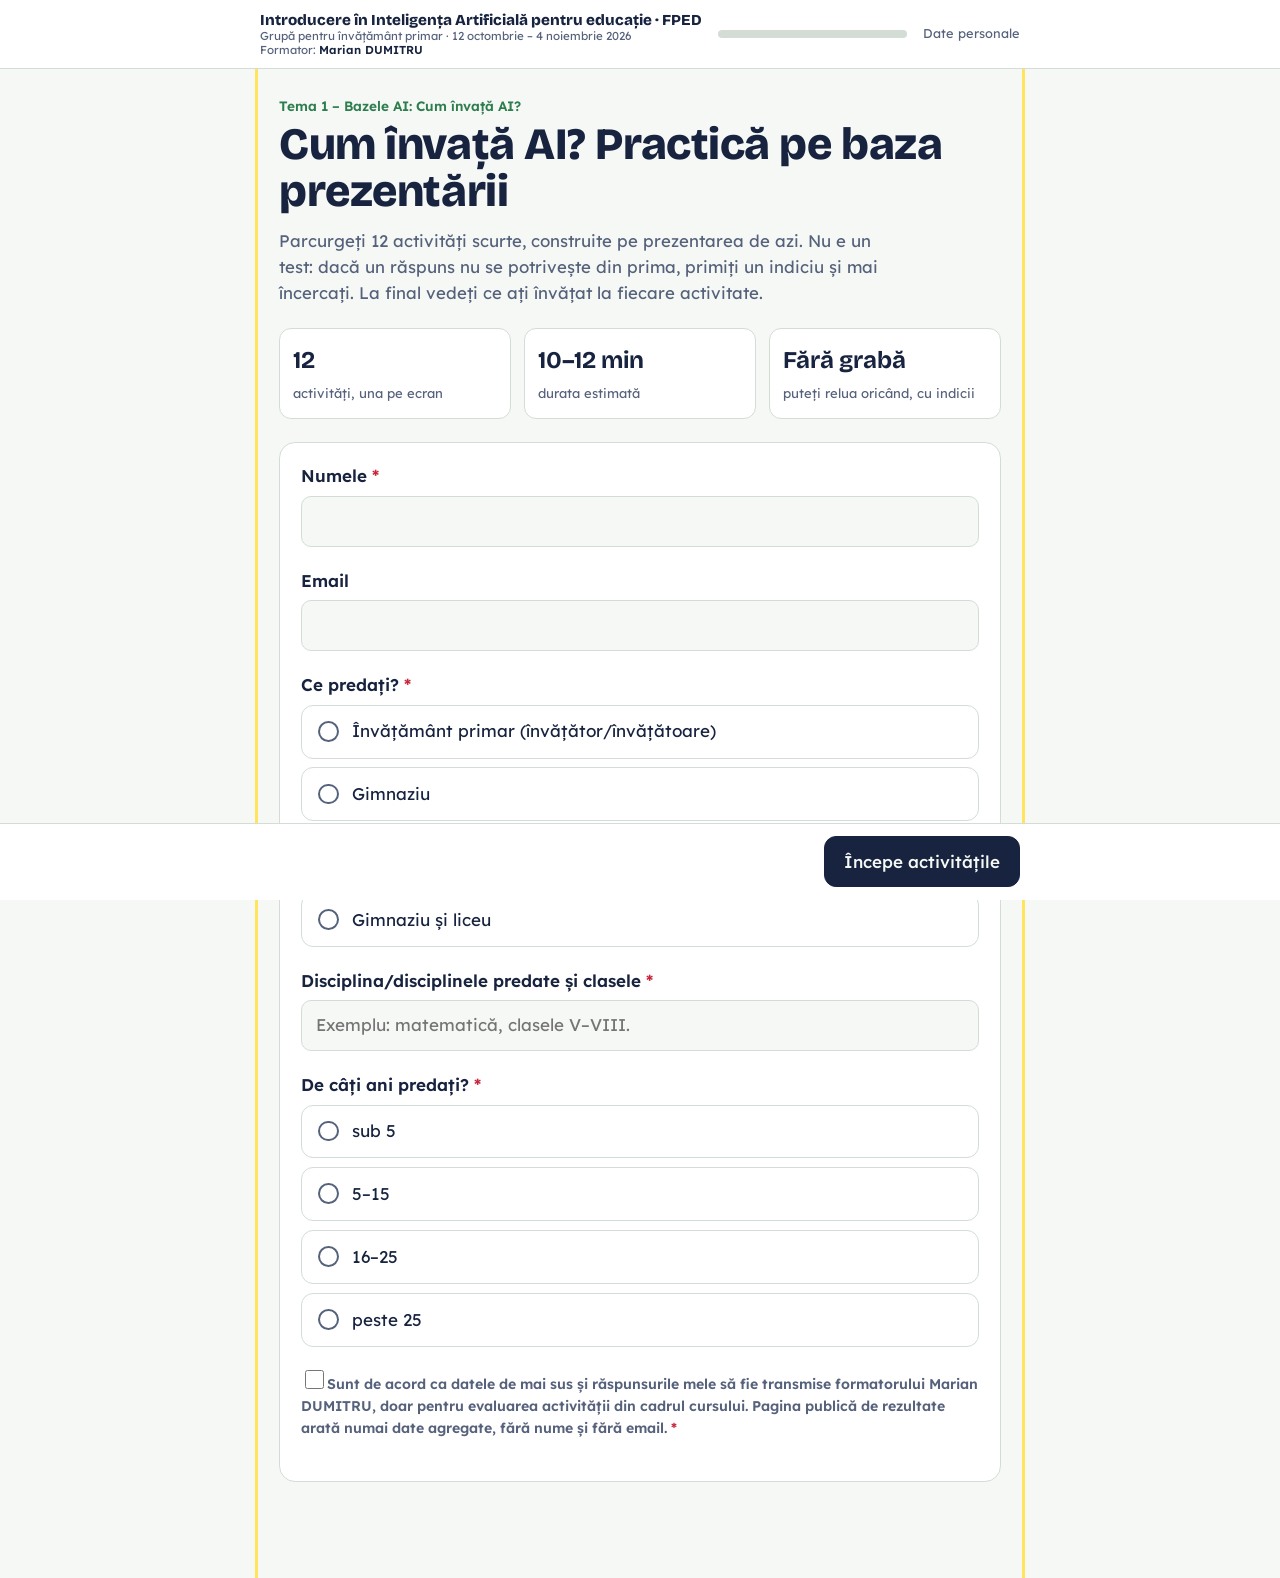
<file: index.html>
<!DOCTYPE html>
<html lang="ro">
<head>
<meta charset="utf-8">
<meta name="viewport" content="width=device-width, initial-scale=1, viewport-fit=cover">
<title>Cum învață AI? · Practică · Introducere în AI pentru educație (FPED)</title>
<meta name="description" content="Activitate interactivă pe baza prezentării „Tema 1 – Bazele AI”, pentru profesorii înscriși la curs.">
<link rel="icon" href="data:image/svg+xml,<svg xmlns=%22http://www.w3.org/2000/svg%22 viewBox=%220 0 100 100%22><text y=%22.9em%22 font-size=%2290%22>🧠</text></svg>">
<link rel="preconnect" href="https://fonts.googleapis.com">
<link rel="preconnect" href="https://fonts.gstatic.com" crossorigin>
<link href="https://fonts.googleapis.com/css2?family=Bricolage+Grotesque:opsz,wght@12..96,600;12..96,800&family=Lexend:wght@300;400;500;600&display=swap" rel="stylesheet">
<link rel="stylesheet" href="assets/style.css">
</head>
<body>
<header class="top"><div class="topin">
  <div id="brand"></div>
  <div class="prog" aria-hidden="true"><i id="bar"></i></div>
  <span class="step" id="stepLbl"></span>
</div></header>
<main id="view" tabindex="-1"></main>
<nav class="nav"><div class="navin">
  <button class="btn" id="back" type="button">Înapoi</button>
  <button class="btn go" id="next" type="button">Începe</button>
</div></nav>
<script src="assets/config.js"></script>
<script src="assets/content.js"></script>
<script>
document.getElementById("brand").innerHTML=headerHTML();
/* ===== Stare ===== */
const C=window.APP_CONFIG,COURSE=C.MODULE,TRAINER_EMAIL=C.TRAINER_EMAIL;
const KEY="fped-bazele-ai-v2";
/* a = răspunsul curent, st = stare (undefined | "retry" | "done"), tries = verificări, out = rezultatul învățării, first = prima încercare, msg = mesajul afișat */
let S=load()||{i:0,profile:{},a:{},st:{},tries:{},out:{},first:{},msg:{}};
function load(){try{return JSON.parse(localStorage.getItem(KEY))}catch(e){return null}}
function save(){try{localStorage.setItem(KEY,JSON.stringify(S))}catch(e){}}
const $=(s,r=document)=>r.querySelector(s);
const N=Q.length, TOTAL_STEPS=N+2;
const isScored=q=>q.type!=="fill"&&q.type!=="open";
const clone=x=>x==null?x:JSON.parse(JSON.stringify(x));
const shuffleOrder=n=>{const a=[...Array(n).keys()];do{for(let i=n-1;i>0;i--){const j=Math.floor(Math.random()*(i+1));[a[i],a[j]]=[a[j],a[i]]}}while(a.every((v,i)=>v===i));return a};
const isRight=q=>{const[g,m]=scoreQ(q,S.a[q.id]);return m>0&&g===m};
function correctAnswer(q){
  if(q.type==="single")return q.c;
  if(q.type==="multi")return q.c.slice();
  if(q.type==="order")return q.o.map((_,i)=>i);
  if(q.type==="classify"){const a={};q.o.forEach((it,i)=>a[i]=it[1]);return a}
}
/* părțile deja potrivite (se marchează în verde și rămân fixe la reluare) */
function keepSet(q){
  if(S.st[q.id]!=="retry")return new Set();
  const a=S.a[q.id],k=new Set();
  if(q.type==="classify")q.o.forEach((it,i)=>{if(a&&a[i]===it[1])k.add(i)});
  if(q.type==="order")(a||[]).forEach((v,i)=>{if(v===i)k.add(i)});
  return k;
}
function answered(q){
  const a=S.a[q.id];
  if(q.type==="single")return a!==undefined&&a!==null;
  if(q.type==="multi")return a&&a.length>0;
  if(q.type==="order")return !!a;
  if(q.type==="classify")return a&&q.o.every((_,i)=>a[i]);
  if(q.type==="fill")return a&&a.f&&a.f.every(x=>x&&x.trim())&&a.x&&a.x.trim();
  if(q.type==="open")return a&&q.o.every((_,i)=>a[i]&&a[i].trim().length>1);
}

/* ===== Randare ===== */
function render(){
  const v=$("#view");
  $("#bar").style.width=(S.i/(TOTAL_STEPS-1)*100)+"%";
  $("#back").style.visibility=S.i>0&&S.i<TOTAL_STEPS-1?"visible":"hidden";
  if(S.i===0)renderProfile(v);
  else if(S.i<=N)renderQ(v,Q[S.i-1]);
  else renderReport(v);
  $("#stepLbl").textContent=S.i===0?"Date personale":S.i<=N?`Activitatea ${S.i} din ${N}`:"Parcursul dumneavoastră";
  $(".nav").style.display=S.i>N?"none":"";
  v.focus({preventScroll:true});window.scrollTo({top:0});
}
function renderProfile(v){
  const p=S.profile;
  v.innerHTML=`
  <p class="part">${esc(C.MODULE)}</p>
  <h1>Cum învață AI? Practică pe baza prezentării</h1>
  <p class="lead">Parcurgeți ${N} activități scurte, construite pe prezentarea de azi. Nu e un test: dacă un răspuns nu se potrivește din prima, primiți un indiciu și mai încercați. La final vedeți ce ați învățat la fiecare activitate.</p>
  <div class="facts"><div><b>${N}</b><span>activități, una pe ecran</span></div><div><b>10–12 min</b><span>durata estimată</span></div><div><b>Fără grabă</b><span>puteți relua oricând, cu indicii</span></div></div>
  <div class="card">
   <div class="f" data-f="name"><label for="pName">Numele <span class="req">*</span></label><input type="text" id="pName" autocomplete="name" value="${esc(p.name)}"><p class="err">Scrieți numele, ca formatorul să vă recunoască parcursul.</p></div>
   <div class="f" data-f="email"><label for="pEmail">Email</label><input type="email" id="pEmail" autocomplete="email" value="${esc(p.email)}"><p class="err">Adresa de email nu pare corectă.</p></div>
   <div class="f" data-f="level"><span class="lbl" id="lvlL">Ce predați? <span class="req">*</span></span><div class="choices" role="radiogroup" aria-labelledby="lvlL" id="pLevel">${LEVELS.map((l,i)=>`<button type="button" class="ch" role="radio" aria-checked="${p.level===l}" data-v="${esc(l)}"><span class="mk"></span><span>${esc(l)}</span></button>`).join("")}</div><p class="err">Alegeți o variantă.</p></div>
   <div class="f" data-f="disc"><label for="pDisc">Disciplina/disciplinele predate și clasele <span class="req">*</span></label><input type="text" id="pDisc" placeholder="Exemplu: matematică, clasele V–VIII." value="${esc(p.disc)}"><p class="err">Completați disciplina și clasele.</p></div>
   <div class="f" data-f="years"><span class="lbl" id="yrsL">De câți ani predați? <span class="req">*</span></span><div class="choices" role="radiogroup" aria-labelledby="yrsL" id="pYears">${YEARS.map(y=>`<button type="button" class="ch" role="radio" aria-checked="${p.years===y}" data-v="${esc(y)}"><span class="mk"></span><span>${esc(y)}</span></button>`).join("")}</div><p class="err">Alegeți o variantă.</p></div>
   <div class="f" data-f="consent"><label class="consent"><input type="checkbox" id="pCons" ${p.consent?"checked":""}><span>Sunt de acord ca datele de mai sus și răspunsurile mele să fie transmise formatorului ${esc(C.TRAINER)}, doar pentru evaluarea activității din cadrul cursului. Pagina publică de rezultate arată numai date agregate, fără nume și fără email. <span class="req">*</span></span></label><p class="err">Bifați acordul ca să continuați.</p></div>
  </div>`;
  ["pLevel","pYears"].forEach(id=>$("#"+id).onclick=e=>{const b=e.target.closest(".ch");if(!b)return;$("#"+id).querySelectorAll(".ch").forEach(x=>x.setAttribute("aria-checked",x===b));S.profile[id==="pLevel"?"level":"years"]=b.dataset.v;b.closest(".f").classList.remove("bad");save()});
  $("#pCons").onchange=e=>{S.profile.consent=e.target.checked;e.target.closest(".f").classList.remove("bad");save()};
  [["pName","name"],["pEmail","email"],["pDisc","disc"]].forEach(([id,k])=>$("#"+id).oninput=e=>{S.profile[k]=e.target.value;e.target.closest(".f").classList.remove("bad");save()});
  $("#next").textContent="Începe activitățile";$("#next").className="btn go";
}
function validProfile(){
  const p=S.profile,bad=[];
  if(!p.name||p.name.trim().length<2)bad.push("name");
  if(p.email&&p.email.trim()&&!/^[^\s@]+@[^\s@]+\.[^\s@]+$/.test(p.email.trim()))bad.push("email");
  if(!p.level)bad.push("level");
  if(!p.disc||p.disc.trim().length<2)bad.push("disc");
  if(!p.years)bad.push("years");
  if(!p.consent)bad.push("consent");
  document.querySelectorAll(".f").forEach(f=>f.classList.toggle("bad",bad.includes(f.dataset.f)));
  if(bad.length)$(`.f[data-f="${bad[0]}"]`).scrollIntoView({behavior:"smooth",block:"center"});
  return !bad.length;
}

function renderQ(v,q){
  const st=S.st[q.id],done=st==="done",keep=keepSet(q),reveal=S.out[q.id]==="explained";
  let body="";
  if(q.type==="single"||q.type==="multi"){
    const a=S.a[q.id],sel=i=>q.type==="single"?a===i:(a||[]).includes(i);
    body=`<div class="choices ${done?"locked":""}" role="${q.type==="single"?"radiogroup":"group"}">${q.o.map((o,i)=>{
      let cls="ch"+(q.type==="multi"?" multi":"");
      if(done&&sel(i))cls+=" right";
      return`<button type="button" class="${cls}" role="${q.type==="single"?"radio":"checkbox"}" aria-checked="${sel(i)}" data-i="${i}" ${done?"disabled":""}><span class="mk"></span><span>${esc(o)}</span></button>`}).join("")}</div>`;
  }
  if(q.type==="order"){
    if(!S.a[q.id]){S.a[q.id]=shuffleOrder(q.o.length);save()}
    const a=S.a[q.id];
    body=`<ol class="ord">${a.map((k,pos)=>`<li class="${done||keep.has(pos)?"keep":""}"><span class="n">${pos+1}</span><span class="t">${esc(q.o[k])}</span>${done?"":`<span class="mv"><button type="button" data-up="${pos}" aria-label="mută mai sus" ${pos===0?"disabled":""}>▲</button><button type="button" data-dn="${pos}" aria-label="mută mai jos" ${pos===a.length-1?"disabled":""}>▼</button></span>`}</li>`).join("")}</ol>
    ${done?"":'<p class="hint">Folosiți săgețile ca să mutați etapele.</p>'}`;
  }
  if(q.type==="classify"){
    const a=S.a[q.id]||{};
    body=q.o.map((it,i)=>{const fixed=done||keep.has(i);return`<div class="cl ${fixed?"keep":""}"><p>${esc(it[0])}</p><div class="seg">${q.cats.map(c=>
      `<button type="button" class="${fixed&&a[i]===c?"right":""}" aria-pressed="${a[i]===c}" data-i="${i}" data-c="${esc(c)}" ${fixed?"disabled":""}>${esc(c)}</button>`).join("")}</div></div>`}).join("");
  }
  if(q.type==="fill"){
    const a=S.a[q.id]||{f:[],x:""};
    body=`<div class="fill">${q.o.map((s,i)=>`<div><p class="s">${esc(s)}</p><input type="text" data-f="${i}" value="${esc(a.f[i])}" placeholder="Cuvântul lipsă" aria-label="${esc(s)}" ${done?"disabled":""}></div>`).join("")}
     <div><p class="s">${esc(q.extra)}</p><textarea data-x placeholder="Scrieți pe scurt" ${done?"disabled":""}>${esc(a.x)}</textarea></div></div>`;
  }
  if(q.type==="open"){
    const a=S.a[q.id]||{};
    body=`<div class="fill">${q.o.map((s,i)=>`<div><p class="s">${i+1}. ${esc(s)}</p><textarea data-o="${i}" placeholder="Răspunsul dumneavoastră">${esc(a[i])}</textarea></div>`).join("")}</div>`;
  }
  let fb="";
  if(done){
    const m=S.msg[q.id]||"";
    fb=`<div class="fb show ${reveal||!isScored(q)?"neutral":"ok"}" role="status"><b>${esc(m)}</b> ${esc(q.e)}</div>`;
  }else if(st==="retry"){
    const tries=S.tries[q.id]||0;
    fb=`<div class="fb show hint" role="status"><b>${esc(S.msg[q.id]||"Încă puțin!")}</b> ${esc(progressNote(q))} ${esc(HINTS[q.id]||"")}
      <div class="acts">${tries>=2?'<button class="btn" type="button" id="explain">Arată-mi explicația</button>':""}</div></div>`;
  }
  v.innerHTML=`<p class="part">${esc(PARTS[q.part])} <span class="slide">· ${esc(q.sl)}</span></p><h2>${esc(q.t)}</h2>${q.type==="multi"&&!done?'<p class="hint" style="margin:-.3rem 0 1rem">Pot fi mai multe răspunsuri potrivite.</p>':""}${body}${fb}<p class="err" id="qErr" style="margin-top:1rem">${q.type==="fill"||q.type==="open"?"Completați toate câmpurile ca să continuați.":"Alegeți un răspuns ca să continuați."}</p>`;
  bindQ(v,q,done);
  const ex=$("#explain");if(ex)ex.onclick=()=>explain(q);
  const nb=$("#next");
  if(done||q.type==="open"){nb.textContent=S.i===N?"Vezi parcursul":"Continuă";nb.className="btn go"}
  else if(q.type==="fill"){nb.textContent="Trimite răspunsul";nb.className="btn go check"}
  else{nb.textContent=st==="retry"?"Verifică din nou":"Verifică";nb.className="btn go check"}
}
/* ce e deja bine, spus fără a marca greșeli */
function progressNote(q){
  const a=S.a[q.id];
  if(q.type==="classify"){const k=q.o.filter((it,i)=>a&&a[i]===it[1]).length;return k?`${k} din ${q.o.length} afirmații sunt deja la locul lor (marcate cu verde). Mai gândiți-vă la celelalte.`:"Mai gândiți-vă la încadrări."}
  if(q.type==="order"){const k=(a||[]).filter((v,i)=>v===i).length;return k?`${k} din ${q.o.length} etape sunt deja la locul lor (marcate cu verde).`:"Mai încercați o ordine."}
  if(q.type==="multi"){const k=(a||[]).filter(i=>q.c.includes(i)).length;return k?`Ați găsit deja ${k} din ${q.c.length} variante potrivite. Mai citiți o dată toate variantele.`:"Mai citiți o dată toate variantele."}
  return"";
}
function explain(q){
  S.a[q.id]=correctAnswer(q);S.st[q.id]="done";S.out[q.id]="explained";
  S.msg[q.id]="Iată cum arată în prezentare.";save();renderQ($("#view"),q);
}
function bindQ(v,q,done){
  v.onclick=null;v.oninput=null;
  if(done)return;
  const hideErr=()=>{$("#qErr").style.display="none"};
  if(q.type==="single"||q.type==="multi")v.querySelector(".choices").onclick=e=>{const b=e.target.closest(".ch");if(!b)return;const i=+b.dataset.i;
    if(q.type==="single")S.a[q.id]=i;else{const s=new Set(S.a[q.id]||[]);s.has(i)?s.delete(i):s.add(i);S.a[q.id]=[...s].sort()}
    save();hideErr();renderQ(v,q)};
  if(q.type==="order")v.querySelector(".ord").onclick=e=>{const b=e.target.closest("button");if(!b)return;const a=S.a[q.id];
    const up=b.dataset.up!==undefined,p=up?+b.dataset.up:+b.dataset.dn,t=up?p-1:p+1;[a[p],a[t]]=[a[t],a[p]];save();renderQ(v,q);
    const nb=v.querySelector(`[data-${up?"up":"dn"}="${t}"]`);if(nb&&!nb.disabled)nb.focus()};
  if(q.type==="classify")v.onclick=e=>{const b=e.target.closest(".seg button");if(!b||b.disabled)return;const a=S.a[q.id]||{};a[b.dataset.i]=b.dataset.c;S.a[q.id]=a;save();hideErr();
    b.parentElement.querySelectorAll("button").forEach(x=>x.setAttribute("aria-pressed",x===b))};
  if(q.type==="fill")v.oninput=e=>{const a=S.a[q.id]||{f:[],x:""};if(e.target.dataset.f!==undefined)a.f[+e.target.dataset.f]=e.target.value;if(e.target.hasAttribute("data-x"))a.x=e.target.value;S.a[q.id]=a;save();hideErr()};
  if(q.type==="open")v.oninput=e=>{const a=S.a[q.id]||{};if(e.target.dataset.o!==undefined)a[e.target.dataset.o]=e.target.value;S.a[q.id]=a;save();hideErr()};
}
/* verificare: fără „greșit”, doar încurajare și reluare */
function check(q){
  S.tries[q.id]=(S.tries[q.id]||0)+1;
  if(S.tries[q.id]===1)S.first[q.id]=clone(S.a[q.id]);
  if(isRight(q)){
    S.st[q.id]="done";S.out[q.id]=S.tries[q.id]===1?"first":"retry";
    S.msg[q.id]=S.tries[q.id]===1?pick(PRAISE_FIRST):pick(PRAISE_RETRY)+" Reluarea face parte din învățare, exact cum se ajustează și modelul (slide 11).";
  }else{S.st[q.id]="retry";S.msg[q.id]=pick(NUDGE)}
  save();renderQ($("#view"),q);
  const f=$(".fb");if(f)f.scrollIntoView({behavior:"smooth",block:"nearest"});
}

/* ===== Parcursul (raportul) ===== */
function summary(){
  const sc=Q.filter(isScored),c={first:0,retry:0,explained:0};
  sc.forEach(q=>{const o=S.out[q.id];if(c[o]!==undefined)c[o]++});
  const per={1:[0,0],2:[0,0]};sc.forEach(q=>{per[q.part][1]++;if(S.out[q.id]==="first")per[q.part][0]++});
  const total=sc.length,pct=total?Math.round(c.first/total*100):0;
  return{c,total,pct,per,lvl:learningVerdict(c.first,total)};
}
function outcomeOf(q){return isScored(q)?(S.out[q.id]||"explained"):"reflect"}
function stamp(){const d=new Date(S.doneAt||Date.now());return d.toLocaleDateString("ro-RO",{day:"numeric",month:"long",year:"numeric"})+", "+d.toLocaleTimeString("ro-RO",{hour:"2-digit",minute:"2-digit"})}
function plainReport(){
  const s=summary(),p=S.profile;
  let t=`PARCURS DE ÎNVĂȚARE – ${C.COURSE}\n${C.MODULE} · ${C.GROUP}\nFormator: ${C.TRAINER}\n${stamp()}\n\nNume: ${p.name}\nEmail: ${p.email||"–"}\nCe predă: ${p.level}\nDiscipline și clase: ${p.disc}\nVechime: ${p.years} ani\n\n`+
    `Activități parcurse: ${N} din ${N}\nDin prima încercare: ${s.c.first} · După reluare: ${s.c.retry} · Cu ajutorul explicației: ${s.c.explained}\n${s.lvl[0]} ${s.lvl[1]}\n\n`;
  Q.forEach((q,i)=>{t+=`${i+1}. ${q.t} [${q.sl}] – ${OUTCOME[outcomeOf(q)].label}\n   Răspuns: ${answerTextQ(q,S.a[q.id])}\n\n`});
  return t;
}
function ring(){const r=54,c=2*Math.PI*r;return`<svg class="ring" viewBox="0 0 130 130" role="img" aria-label="${N} din ${N} activități parcurse"><circle cx="65" cy="65" r="${r}" fill="none" stroke="var(--green)" stroke-width="12"/><text x="65" y="66" text-anchor="middle" font-family="Bricolage Grotesque, sans-serif" font-weight="800" font-size="30" fill="var(--ink)">${N}/${N}</text><text x="65" y="86" text-anchor="middle" font-size="11" fill="var(--soft)">activități</text></svg>`}
function renderReport(v){
  if(!S.doneAt){S.doneAt=Date.now();save()}
  const s=summary(),p=S.profile,T=s.total||1;
  v.innerHTML=`
  <p class="part">${esc(C.MODULE)} · ${esc(stamp())}</p>
  <h1>Felicitări, ${esc(p.name.split(" ")[0])}!</h1>
  <div class="card">
   <div class="score">${ring()}<div class="verdict"><b>${esc(s.lvl[0])}</b>${esc(s.lvl[1])}</div></div>
   <div class="stack" aria-hidden="true"><i class="s1" style="width:${s.c.first/T*100}%"></i><i class="s2" style="width:${s.c.retry/T*100}%"></i><i class="s3" style="width:${s.c.explained/T*100}%"></i></div>
   <div class="keyrow"><span><i style="background:var(--green)"></i>Din prima încercare: <b>${s.c.first}</b></span><span><i style="background:var(--blue)"></i>După reluare: <b>${s.c.retry}</b></span><span><i style="background:var(--yellow)"></i>Cu ajutorul explicației: <b>${s.c.explained}</b></span><span>Reflecții: <b>${N-s.total}</b></span></div>
   <dl class="who" style="margin-top:1rem"><dt>Nume</dt><dd>${esc(p.name)}</dd><dt>Email</dt><dd>${esc(p.email||"–")}</dd><dt>Ce predați</dt><dd>${esc(p.level)}</dd><dt>Discipline și clase</dt><dd>${esc(p.disc)}</dd><dt>Vechime</dt><dd>${esc(p.years)} ani</dd></dl>
  </div>
  <div class="actions noprint">
   <button class="btn go" id="rMail" type="button" style="margin-left:0">Trimite parcursul pe email</button>
   <button class="btn" id="rCopy" type="button">Copiază parcursul</button>
   <a class="btn" href="rezultate.html" style="text-decoration:none;color:inherit">Vezi practica grupei</a>
   <button class="btn" id="rPrint" type="button">Salvează ca PDF</button>
  </div>
  <p class="msg noprint" id="rMsg" role="status"></p>
  <div class="noprint" id="sendBox"></div>
  <h2 style="margin-top:1.5rem">Ce ați învățat, activitate cu activitate</h2>
  <div class="card">${Q.map((q,i)=>{const o=OUTCOME[outcomeOf(q)];
    return`<div class="ritem"><h4><span>${i+1}. ${esc(q.t)}</span><span class="tag ${o.cls}">${esc(o.label)}</span></h4><p>Răspunsul dumneavoastră: <b>${esc(answerTextQ(q,S.a[q.id]))}</b></p><p>${esc(q.e)}</p></div>`}).join("")}</div>
  <div class="actions noprint"><button class="btn" id="rRestart" type="button">Parcurge din nou</button></div>
  <p class="foot">${esc(C.COURSE)} · ${esc(C.GROUP)} · ${esc(C.PERIOD)}<br>Formator: ${esc(C.TRAINER)} · activitate construită pe prezentarea „Tema 1 – Bazele AI”.</p>`;
  const msg=t=>{$("#rMsg").textContent=t;setTimeout(()=>{$("#rMsg").textContent=""},4000)};
  $("#rCopy").onclick=()=>copy(plainReport(),()=>msg("Parcursul a fost copiat. Îl puteți lipi în chatul cursului sau într-un email."));
  $("#rMail").onclick=()=>{
    let body=plainReport();if(body.length>1800)body=body.slice(0,1800)+"\n[…scurtat; folosiți „Copiază parcursul” pentru varianta completă]";
    const a=document.createElement("a");a.href=`mailto:${encodeURIComponent(TRAINER_EMAIL)}?subject=${encodeURIComponent("Parcurs Bazele AI – "+p.name)}&body=${encodeURIComponent(body)}`;a.target="_blank";a.rel="noopener";document.body.appendChild(a);a.click();a.remove();
    msg("Se deschide aplicația de email. Dacă nu se deschide, folosiți „Copiază parcursul”.")};
  $("#rPrint").onclick=()=>{try{window.print()}catch(e){msg("Salvarea ca PDF nu este disponibilă aici. Folosiți „Copiază parcursul”.")}};
  $("#rRestart").onclick=()=>{if(confirm("Parcurgeți activitățile din nou? Datele personale rămân completate.")){S={i:1,profile:S.profile,a:{},st:{},tries:{},out:{},first:{},msg:{}};save();render()}};
  submitResult();
}

/* ===== Trimiterea către tabelul formatorului ===== */
function uid(){return (crypto.randomUUID?crypto.randomUUID():Date.now().toString(36)+Math.random().toString(36).slice(2))}
async function submitResult(){
  const box=$("#sendBox");if(!box||!C.ENDPOINT)return;
  const ok='<span class="sent">Parcursul dumneavoastră a fost adăugat la practica grupei. Mulțumim!</span>';
  if(S.sentId){box.innerHTML=ok;return}
  box.innerHTML='<span class="sent">Se transmite parcursul…</span>';
  const s=summary(),id=uid(),answers={};
  Q.forEach(q=>{answers[q.id]={a:S.a[q.id]??null,first:S.first[q.id]??null,tries:S.tries[q.id]||0,out:outcomeOf(q)}});
  const payload={id,ts:new Date(S.doneAt).toISOString(),profile:{name:S.profile.name.trim(),email:(S.profile.email||"").trim(),level:S.profile.level,disc:S.profile.disc.trim(),years:S.profile.years},
    score:s.c.first,max:s.total,pct:s.pct,p1:s.per[1][0],p1max:s.per[1][1],p2:s.per[2][0],p2max:s.per[2][1],answers};
  try{
    await fetch(C.ENDPOINT,{method:"POST",mode:"no-cors",headers:{"Content-Type":"text/plain;charset=utf-8"},body:JSON.stringify(payload)});
    S.sentId=id;save();box.innerHTML=ok;
  }catch(e){
    box.innerHTML='<span class="sent">Conexiunea pare întreruptă. Parcursul este păstrat aici.</span> <button class="btn" type="button" id="retry">Trimite din nou</button>';
    $("#retry").onclick=submitResult;
  }
}
function copy(t,ok){
  const fb=()=>{const a=document.createElement("textarea");a.value=t;a.style.position="fixed";a.style.opacity="0";document.body.appendChild(a);a.select();try{document.execCommand("copy");ok()}catch(e){}a.remove()};
  try{navigator.clipboard.writeText(t).then(ok,fb)}catch(e){fb()}
}

/* ===== Navigare ===== */
$("#next").onclick=()=>{
  if(S.i===0){if(!validProfile())return;S.i=1;save();render();return}
  const q=Q[S.i-1];
  if(S.st[q.id]==="done"||(q.type==="open"&&answered(q))){
    if(q.type==="open"){S.st[q.id]="done";S.out[q.id]="reflect";save()}
    S.i++;save();render();return}
  if(!answered(q)){$("#qErr").style.display="block";return}
  if(q.type==="fill"){S.st[q.id]="done";S.out[q.id]="reflect";S.msg[q.id]="Mulțumim!";save();renderQ($("#view"),q);return}
  check(q);
};
$("#back").onclick=()=>{if(S.i>0){S.i--;save();render()}};
render();
</script>
</body>
</html>
</file>
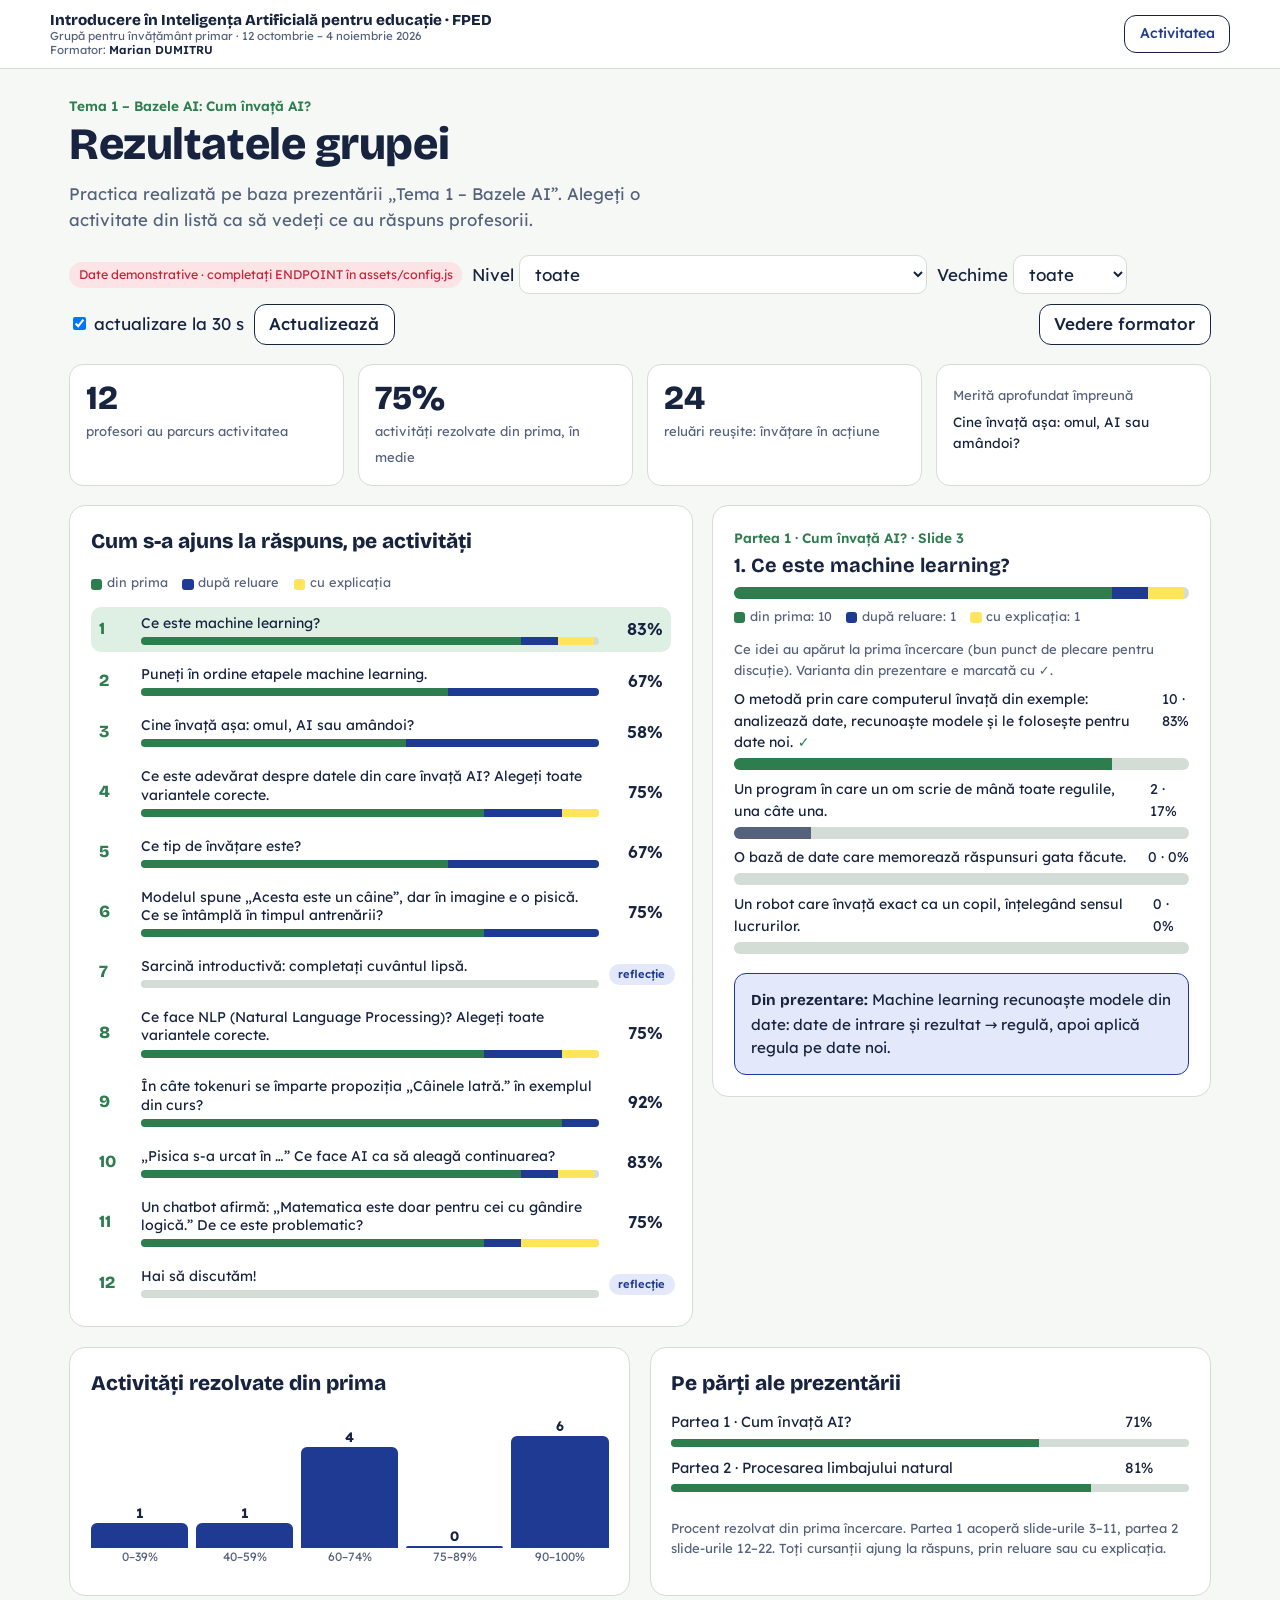
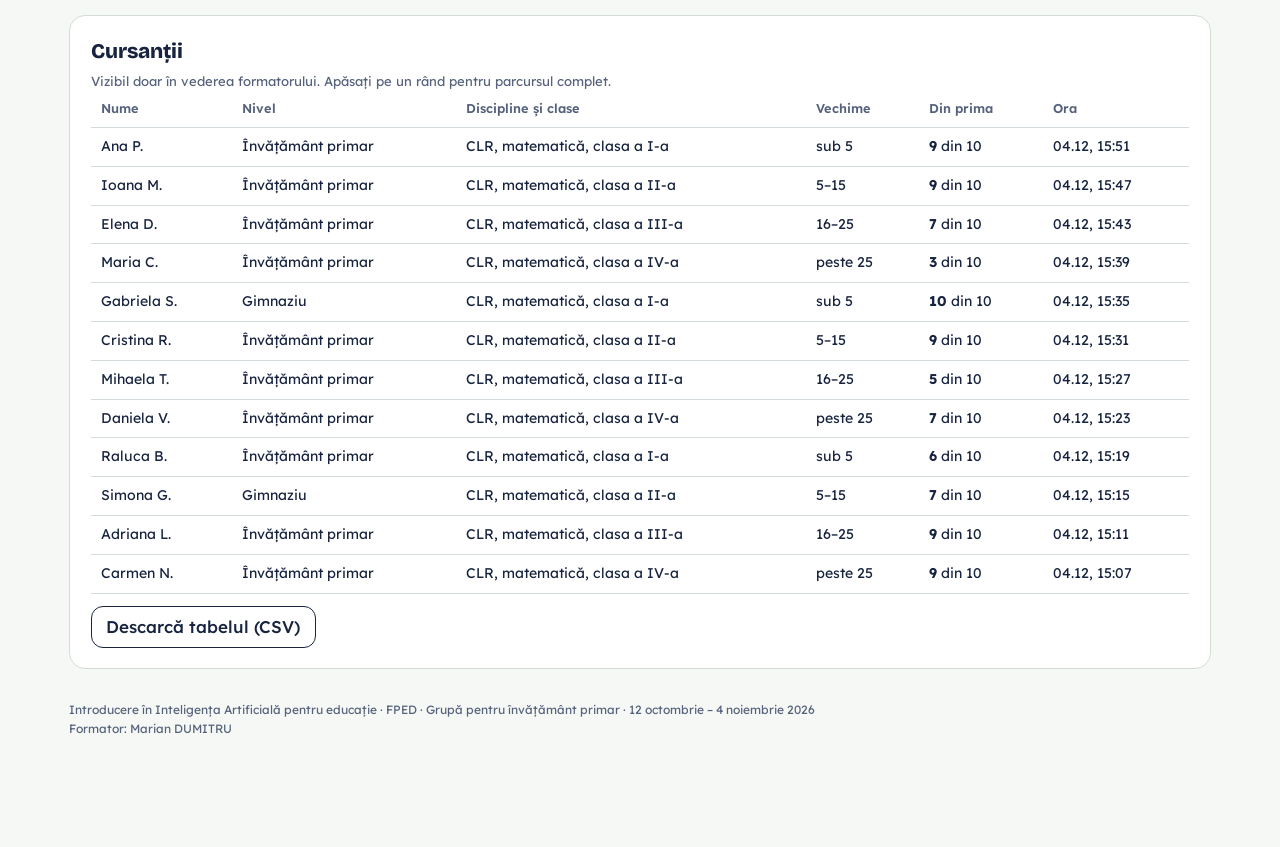
<file: rezultate.html>
<!DOCTYPE html>
<html lang="ro">
<head>
<meta charset="utf-8">
<meta name="viewport" content="width=device-width, initial-scale=1, viewport-fit=cover">
<title>Rezultatele grupei · Cum învață AI? · FPED</title>
<link rel="icon" href="data:image/svg+xml,<svg xmlns=%22http://www.w3.org/2000/svg%22 viewBox=%220 0 100 100%22><text y=%22.9em%22 font-size=%2290%22>📊</text></svg>">
<link rel="preconnect" href="https://fonts.googleapis.com">
<link rel="preconnect" href="https://fonts.gstatic.com" crossorigin>
<link href="https://fonts.googleapis.com/css2?family=Bricolage+Grotesque:opsz,wght@12..96,600;12..96,800&family=Lexend:wght@300;400;500;600&display=swap" rel="stylesheet">
<link rel="stylesheet" href="assets/style.css">
</head>
<body class="dash">
<header class="top"><div class="topin" style="max-width:1180px">
  <div id="brand"></div>
  <span style="margin-left:auto"></span>
  <a class="btn" href="index.html" style="text-decoration:none;padding:.45rem .9rem;font-size:.88rem">Activitatea</a>
</div></header>
<main>
  <p class="part" id="mod"></p>
  <h1>Rezultatele grupei</h1>
  <p class="lead">Practica realizată pe baza prezentării „Tema 1 – Bazele AI”. Alegeți o activitate din listă ca să vedeți ce au răspuns profesorii.</p>

  <div class="toolbar">
    <span class="pill" id="src">Se încarcă…</span>
    <label>Nivel <select id="fLevel"><option value="">toate</option></select></label>
    <label>Vechime <select id="fYears"><option value="">toate</option></select></label>
    <label><input type="checkbox" id="live" checked> actualizare la 30 s</label>
    <button class="btn" type="button" id="refresh" style="padding:.4rem .9rem">Actualizează</button>
    <span style="margin-left:auto"></span>
    <button class="btn" type="button" id="keyBtn" style="padding:.4rem .9rem">Vedere formator</button>
  </div>

  <div class="kpis" id="kpis"></div>

  <div class="cols">
    <section class="card">
      <h2 style="font-size:1.3rem">Cum s-a ajuns la răspuns, pe activități</h2>
      <div class="qbars" id="qbars"></div>
    </section>
    <section class="card detail" id="detail" aria-live="polite"></section>
  </div>

  <div class="split">
    <section class="card"><h2 style="font-size:1.3rem">Activități rezolvate din prima</h2><div class="hist" id="hist"></div></section>
    <section class="card"><h2 style="font-size:1.3rem">Pe părți ale prezentării</h2><div class="parts" id="partsBox"></div></section>
  </div>

  <section class="card" id="people" style="margin-top:1.2rem" hidden>
    <h2 style="font-size:1.3rem">Cursanții</h2>
    <p class="hint" style="margin-top:-.3rem">Vizibil doar în vederea formatorului. Apăsați pe un rând pentru parcursul complet.</p>
    <div class="tblwrap"><table class="tbl" id="tbl"></table></div>
    <div class="row" style="margin-top:.8rem;display:flex;gap:.6rem"><button class="btn" type="button" id="csv" style="padding:.4rem .9rem">Descarcă tabelul (CSV)</button></div>
  </section>

  <p class="foot" id="foot"></p>
</main>
<dialog id="dlg"><div id="dlgBody"></div><form method="dialog" style="margin-top:1rem"><button class="btn">Închide</button></form></dialog>

<script src="assets/config.js"></script>
<script src="assets/content.js"></script>
<script>
const C=window.APP_CONFIG,$=s=>document.querySelector(s);
$("#brand").innerHTML=headerHTML();
$("#mod").textContent=C.MODULE;
$("#foot").innerHTML=`${esc(C.COURSE)} · ${esc(C.GROUP)} · ${esc(C.PERIOD)}<br>Formator: ${esc(C.TRAINER)}`;
LEVELS.forEach(l=>$("#fLevel").insertAdjacentHTML("beforeend",`<option>${esc(l)}</option>`));
YEARS.forEach(y=>$("#fYears").insertAdjacentHTML("beforeend",`<option>${esc(y)}</option>`));
const isScored=q=>q.type!=="fill"&&q.type!=="open";
let ALL=[],FULL=false,DEMO=false,sel=0,KEYV="";
try{KEYV=sessionStorage.getItem("fped-key")||""}catch(e){}

/* ---------- date demonstrative (doar când ENDPOINT lipsește) ---------- */
function correctAnswer(q){if(q.type==="single")return q.c;if(q.type==="multi")return q.c.slice();if(q.type==="order")return[0,1,2,3];if(q.type==="classify"){const a={};q.o.forEach((it,i)=>a[i]=it[1]);return a}}
function demoRows(){
  const names=["Ana P.","Ioana M.","Elena D.","Maria C.","Gabriela S.","Cristina R.","Mihaela T.","Daniela V.","Raluca B.","Simona G.","Adriana L.","Carmen N."];
  const fillW=[["rezultatele","comportamentul","viitorul","sănătatea","rezultatele"],["ajutor","feedback","o notă bună","sprijin","feedback"],["elevii","timpul","tehnologia","elevii","timpul"]];
  const opens=["Nu, doar calculează probabilități.","Pentru că pe forumuri sunt multe exagerări și informații false.","Le verificăm în programă și în manual înainte de a le folosi.","Nu știe, dar sună foarte convingător.","Le folosim ca punct de plecare, nu ca adevăr."];
  let seed=7;const rnd=()=>(seed=(seed*9301+49297)%233280)/233280;
  return names.map((n,k)=>{
    const skill=.45+rnd()*.5,ans={};const c={first:0},per={1:[0,0],2:[0,0]};let tot=0;
    Q.forEach(q=>{let a=null,first=null,out="reflect",tries=0;
      if(isScored(q)){tot++;per[q.part][1]++;a=correctAnswer(q);const r=rnd();
        if(r<skill){out="first";first=a;tries=1}else{out=rnd()<.75?"retry":"explained";tries=out==="retry"?2:2;
          if(q.type==="single")first=(q.c+1)%q.o.length;else if(q.type==="multi")first=[q.c[0]];else if(q.type==="order")first=[1,0,2,3];else{first={};q.o.forEach((it,i)=>first[i]=i===0?q.cats.find(x=>x!==it[1]):it[1])}}
        if(out==="first"){c.first++;per[q.part][0]++}}
      if(q.type==="fill")a={f:fillW.map(w=>w[Math.floor(rnd()*w.length)]),x:"Din context și din experiența de la clasă."};
      if(q.type==="open"){a={};q.o.forEach((_,i)=>a[i]=opens[Math.floor(rnd()*opens.length)])}
      ans[q.id]={a,first,tries,out}});
    return{id:"demo"+k,ts:new Date(Date.now()-k*240000).toISOString(),name:n,email:"",disc:"CLR, matematică, clasa a "+["I","II","III","IV"][k%4]+"-a",
      level:k%5===4?"Gimnaziu":LEVELS[0],years:YEARS[k%4],score:c.first,max:tot,pct:Math.round(c.first/tot*100),p1:per[1][0],p1max:per[1][1],p2:per[2][0],p2max:per[2][1],answers:ans};
  });
}

/* ---------- încărcare ---------- */
async function load(){
  if(!C.ENDPOINT){DEMO=true;FULL=true;ALL=demoRows();$("#src").className="pill demo";$("#src").textContent="Date demonstrative · completați ENDPOINT în assets/config.js";draw();return}
  try{
    const r=await fetch(C.ENDPOINT+"?t="+Date.now()+(KEYV?"&key="+encodeURIComponent(KEYV):""));
    const d=await r.json();ALL=d.rows||[];FULL=!!d.complet;
    if(KEYV&&!FULL){KEYV="";try{sessionStorage.removeItem("fped-key")}catch(e){}alert("Cheia nu este corectă. Se afișează vederea publică.")}
    $("#src").className="pill live";$("#src").textContent=`Date live · ${ALL.length} parcursuri · ${new Date().toLocaleTimeString("ro-RO",{hour:"2-digit",minute:"2-digit"})}`;
    draw();
  }catch(e){$("#src").className="pill";$("#src").textContent="Datele nu s-au încărcat încă. Verificați ENDPOINT și conexiunea."}
}
function rows(){const l=$("#fLevel").value,y=$("#fYears").value;return ALL.filter(r=>(!l||r.level===l)&&(!y||r.years===y))}

/* ---------- statistici: din prima / după reluare / cu explicația ---------- */
function qStat(q,R){const c={first:0,retry:0,explained:0,n:0};R.forEach(r=>{const x=r.answers&&r.answers[q.id];if(x&&c[x.out]!==undefined){c[x.out]++;c.n++}});return c}
const pc=(a,b)=>b?Math.round(a/b*100):0;

function draw(){
  const R=rows(),n=R.length;
  const avg=n?Math.round(R.reduce((a,r)=>a+(+r.pct||0),0)/n):0;
  const st=Q.filter(isScored).map(q=>[q,qStat(q,R)]).filter(x=>x[1].n);
  const easy=st.slice().sort((a,b)=>pc(b[1].first,b[1].n)-pc(a[1].first,a[1].n))[0],deep=st.slice().sort((a,b)=>pc(a[1].first,a[1].n)-pc(b[1].first,b[1].n))[0];
  const retries=st.reduce((a,x)=>a+x[1].retry,0);
  $("#kpis").innerHTML=`
   <div><b>${n}</b><span>profesori au parcurs activitatea</span></div>
   <div><b>${n?avg+"%":"–"}</b><span>activități rezolvate din prima, în medie</span></div>
   <div><b>${retries}</b><span>reluări reușite: învățare în acțiune</span></div>
   <div><span>Merită aprofundat împreună</span><small>${deep?esc(deep[0].t):"–"}</small></div>`;
  $("#qbars").innerHTML=`<div class="keyrow"><span><i style="background:var(--green)"></i>din prima</span><span><i style="background:var(--blue)"></i>după reluare</span><span><i style="background:var(--yellow)"></i>cu explicația</span></div>`+
   Q.map((q,i)=>{const sc=isScored(q),c=qStat(q,R);
    return`<button type="button" class="qbar" data-i="${i}" aria-current="${i===sel}"><span class="n">${i+1}</span><span class="lab">${esc(q.t)}${sc?`<span class="stack" style="margin-top:.3rem;height:8px"><i class="s1" style="width:${pc(c.first,c.n)}%"></i><i class="s2" style="width:${pc(c.retry,c.n)}%"></i><i class="s3" style="width:${pc(c.explained,c.n)}%"></i></span>`:`<span class="tr"></span>`}</span><span class="v">${sc?(c.n?pc(c.first,c.n)+"%":"–"):'<span class="pill" style="font-size:.7rem">reflecție</span>'}</span></button>`}).join("");
  drawDetail(R);
  const b=[0,0,0,0,0],lab=["0–39%","40–59%","60–74%","75–89%","90–100%"];
  R.forEach(r=>{const p=+r.pct||0;b[p<40?0:p<60?1:p<75?2:p<90?3:4]++});const mx=Math.max(1,...b);
  $("#hist").innerHTML=b.map((v,i)=>`<div><b>${v}</b><i style="height:${v/mx*100}%"></i><span>${lab[i]}</span></div>`).join("");
  $("#partsBox").innerHTML=[1,2].map(k=>{let g=0,m=0;R.forEach(r=>{g+=+r["p"+k]||0;m+=+r["p"+k+"max"]||0});const p=pc(g,m);
    return`<div class="pbar"><span>${esc(PARTS[k])}</span><span>${m?p+"%":"–"}</span><div class="tr"><i style="width:${p}%"></i></div></div>`}).join("")+
    `<p class="hint" style="margin-top:1rem">Procent rezolvat din prima încercare. Partea 1 acoperă slide-urile 3–11, partea 2 slide-urile 12–22. Toți cursanții ajung la răspuns, prin reluare sau cu explicația.</p>`;
  $("#people").hidden=!FULL;
  if(FULL){
    const sorted=R.slice().sort((a,b)=>String(b.ts).localeCompare(String(a.ts)));
    $("#tbl").innerHTML=`<thead><tr><th>Nume</th><th>Nivel</th><th>Discipline și clase</th><th>Vechime</th><th>Din prima</th><th>Ora</th></tr></thead><tbody>${sorted.map(r=>`<tr class="click" data-id="${esc(r.id)}" tabindex="0"><td>${esc(r.name)}</td><td>${esc(String(r.level||"").replace(" (învățător/învățătoare)",""))}</td><td>${esc(r.disc)}</td><td>${esc(r.years)}</td><td><b>${esc(r.score)}</b> din ${esc(r.max)}</td><td>${esc(new Date(r.ts).toLocaleString("ro-RO",{day:"2-digit",month:"2-digit",hour:"2-digit",minute:"2-digit"}))}</td></tr>`).join("")}</tbody>`;
  }
}
const WC=["var(--green)","var(--blue)","var(--ink)","var(--soft)"];
function cloud(list){const c={};list.forEach(w=>{w=String(w||"").trim().toLowerCase();if(w)c[w]=(c[w]||0)+1});const e=Object.entries(c).sort((a,b)=>b[1]-a[1]);if(!e.length)return'<p class="empty">Încă nu sunt răspunsuri.</p>';const mx=e[0][1];
  return`<div class="wcloud">${e.slice(0,25).map(([w,n],i)=>`<span title="${n} răspunsuri" style="font-size:${(.95+1.6*n/mx).toFixed(2)}rem;color:${WC[i%4]}">${esc(w)}</span>`).join("")}</div>`}
function obar(label,count,total,ok){const p=pc(count,total);return`<div class="obar ${ok?"ok":""}"><div class="row1"><span>${esc(label)}</span><span>${count} · ${p}%</span></div><div class="tr"><i style="width:${p}%"></i></div></div>`}
function drawDetail(R){
  const q=Q[sel],X=R.map(r=>r.answers&&r.answers[q.id]).filter(Boolean);
  let h=`<p class="part">${esc(PARTS[q.part])} · ${esc(q.sl)}</p><h3>${sel+1}. ${esc(q.t)}</h3>`;
  if(isScored(q)){
    const c=qStat(q,R),F=X.map(x=>x.first).filter(a=>a!==undefined&&a!==null),n=F.length;
    h+=`<div class="stack" style="margin:.6rem 0 .3rem"><i class="s1" style="width:${pc(c.first,c.n)}%"></i><i class="s2" style="width:${pc(c.retry,c.n)}%"></i><i class="s3" style="width:${pc(c.explained,c.n)}%"></i></div>
      <div class="keyrow"><span><i style="background:var(--green)"></i>din prima: ${c.first}</span><span><i style="background:var(--blue)"></i>după reluare: ${c.retry}</span><span><i style="background:var(--yellow)"></i>cu explicația: ${c.explained}</span></div>
      <p class="hint" style="margin-top:.8rem">Ce idei au apărut la prima încercare (bun punct de plecare pentru discuție). Varianta din prezentare e marcată cu ✓.</p>`;
    if(q.type==="single")h+=q.o.map((o,i)=>obar(o,F.filter(a=>a===i).length,n,i===q.c)).join("");
    if(q.type==="multi")h+=q.o.map((o,i)=>obar(o,F.filter(a=>a.includes&&a.includes(i)).length,n,q.c.includes(i))).join("");
    if(q.type==="order")h+=q.o.map((o,i)=>obar(`${i+1}. ${o}`,F.filter(a=>a[i]===i).length,n,true)).join("");
    if(q.type==="classify")h+=q.o.map((it,i)=>obar(`${it[0]} → ${it[1]}`,F.filter(a=>a[i]===it[1]).length,n,true)).join("");
  }
  const A=X.map(x=>x.a).filter(Boolean);
  if(q.type==="fill"){h+=`<p class="hint">${A.length} răspunsuri. Cuvintele alese de grupă – exact ce face și un model de limbaj: cel mai frecvent cuvânt devine „predicția”.</p>`+
    q.o.map((s,i)=>`<p style="font-weight:600;margin:.9rem 0 0">${esc(s)}</p>`+cloud(A.map(a=>a.f&&a.f[i]))).join("")+
    `<p style="font-weight:600;margin:.9rem 0 .4rem">${esc(q.extra)}</p><div class="quotes">${A.filter(a=>a.x).map(a=>`<blockquote>${esc(a.x)}</blockquote>`).join("")||'<p class="empty">–</p>'}</div>`}
  if(q.type==="open")h+=`<p class="hint">${A.length} reflecții</p>`+q.o.map((s,i)=>`<p style="font-weight:600;margin:1rem 0 .4rem">${i+1}. ${esc(s)}</p><div class="quotes">${A.filter(a=>a[i]).map(a=>`<blockquote>${esc(a[i])}</blockquote>`).join("")||'<p class="empty">Încă nu sunt răspunsuri.</p>'}</div>`).join("");
  h+=`<div class="fb show neutral" style="margin-top:1.2rem"><b>Din prezentare:</b> ${esc(q.e)}</div>`;
  $("#detail").innerHTML=h;
}

/* ---------- parcurs individual ---------- */
function openReport(id){
  const r=ALL.find(x=>String(x.id)===String(id));if(!r)return;const v=learningVerdict(+r.score||0,+r.max||0);
  $("#dlgBody").innerHTML=`<p class="part">${esc(C.MODULE)}</p><h2>${esc(r.name)}</h2>
   <dl class="who"><dt>Email</dt><dd>${esc(r.email||"–")}</dd><dt>Ce predă</dt><dd>${esc(r.level)}</dd><dt>Discipline și clase</dt><dd>${esc(r.disc)}</dd><dt>Vechime</dt><dd>${esc(r.years)} ani</dd><dt>Din prima</dt><dd>${esc(r.score)} din ${esc(r.max)} – ${esc(v[0])}</dd></dl>
   ${Q.map((q,i)=>{const x=(r.answers||{})[q.id]||{};const o=OUTCOME[x.out]||OUTCOME[isScored(q)?"explained":"reflect"];
     return`<div class="ritem"><h4><span>${i+1}. ${esc(q.t)}</span><span class="tag ${o.cls}">${esc(o.label)}</span></h4><p>Răspuns: <b>${esc(answerTextQ(q,x.a))}</b></p>${x.out==="retry"||x.out==="explained"?`<p>Prima idee: ${esc(answerTextQ(q,x.first))}</p>`:""}</div>`}).join("")}`;
  $("#dlg").showModal();
}

/* ---------- CSV ---------- */
function csv(){
  const head=["Nume","Email","Nivel","Discipline și clase","Vechime","Din prima","Activități","Data",...Q.map((q,i)=>`${i+1}. ${q.t}`)];
  const cell=v=>{let s=String(v??"");if(/^[=+\-@]/.test(s))s="'"+s;return'"'+s.replace(/"/g,'""')+'"'};
  const lines=[head.map(cell).join(",")].concat(rows().map(r=>[r.name,r.email,r.level,r.disc,r.years,r.score,r.max,r.ts,...Q.map(q=>{const x=(r.answers||{})[q.id]||{};return`${(OUTCOME[x.out]||{label:"–"}).label}: ${answerTextQ(q,x.a)}`})].map(cell).join(",")));
  const blob=new Blob(["\ufeff"+lines.join("\n")],{type:"text/csv;charset=utf-8"});const a=document.createElement("a");a.href=URL.createObjectURL(blob);a.download="practica-cum-invata-ai.csv";a.click();setTimeout(()=>URL.revokeObjectURL(a.href),2000);
}

/* ---------- evenimente ---------- */
$("#qbars").onclick=e=>{const b=e.target.closest(".qbar");if(!b)return;sel=+b.dataset.i;draw();if(innerWidth<900)$("#detail").scrollIntoView({behavior:"smooth"})};
$("#fLevel").onchange=$("#fYears").onchange=draw;
$("#refresh").onclick=load;
$("#tbl").onclick=e=>{const tr=e.target.closest("tr[data-id]");if(tr)openReport(tr.dataset.id)};
$("#tbl").onkeydown=e=>{const tr=e.target.closest("tr[data-id]");if(tr&&e.key==="Enter")openReport(tr.dataset.id)};
$("#csv").onclick=csv;
$("#keyBtn").onclick=()=>{if(DEMO){alert("Acum vedeți date demonstrative. Vederea formatorului funcționează după ce completați ENDPOINT în assets/config.js.");return}
  const k=prompt("Cheia formatorului (cea din Code.gs):",KEYV);if(k===null)return;KEYV=k.trim();try{sessionStorage.setItem("fped-key",KEYV)}catch(e){}load()};
setInterval(()=>{if($("#live").checked&&!DEMO&&!document.hidden)load()},30000);
load();
</script>
</body>
</html>
</file>
<file: assets/style.css>
:root{
  --paper:#F5F8F4;--card:#FFFFFF;--ink:#17233F;--soft:#56627C;--line:#D3DDD6;
  --green:#2E7D4F;--green-soft:#DDF0E3;--blue:#1F3A93;--blue-soft:#E3E9FB;--yellow:#FFE45C;--red:#C8243A;--red-soft:#FBE3E6;
  --display:"Bricolage Grotesque","Segoe UI",system-ui,sans-serif;--body:"Lexend","Segoe UI",system-ui,sans-serif;
}
@media (prefers-color-scheme:dark){:root:not([data-theme="light"]){
  --paper:#101814;--card:#17221C;--ink:#EAF1EC;--soft:#A7B5AD;--line:#2B3A32;
  --green:#5CC28A;--green-soft:#1D3828;--blue:#9AB0FF;--blue-soft:#1E2747;--yellow:#E6CB3A;--red:#FF7183;--red-soft:#3A1E24;}}
:root[data-theme="dark"]{--paper:#101814;--card:#17221C;--ink:#EAF1EC;--soft:#A7B5AD;--line:#2B3A32;
  --green:#5CC28A;--green-soft:#1D3828;--blue:#9AB0FF;--blue-soft:#1E2747;--yellow:#E6CB3A;--red:#FF7183;--red-soft:#3A1E24;}
:root{box-sizing:border-box;padding-top:env(safe-area-inset-top,0px);padding-bottom:env(safe-area-inset-bottom,0px)}
*,*::before,*::after{box-sizing:inherit}
html{scroll-padding-top:env(safe-area-inset-top,0px)}
body{margin:0;background:var(--paper);color:var(--ink);font-family:var(--body);font-size:17px;line-height:1.55}
button,input,textarea{font:inherit;color:inherit}
button{cursor:pointer}
:focus-visible{outline:3px solid var(--yellow);outline-offset:2px}
@media (prefers-reduced-motion:reduce){*{transition:none!important;animation:none!important}}

header.top{position:sticky;top:0;z-index:5;background:var(--card);border-bottom:1px solid var(--line);padding:calc(.7rem + env(safe-area-inset-top,0px)) 1.2rem .7rem}
.topin{max-width:760px;margin:0 auto;display:flex;align-items:center;gap:1rem}
.brandline{display:flex;flex-direction:column;line-height:1.2;min-width:0}
.brandline b{font-family:var(--display);font-weight:800;font-size:.95rem}
.brandline span{font-size:.72rem;color:var(--soft)}
.brandline strong{color:var(--ink);font-weight:600}
@media (max-width:620px){.topin{flex-wrap:wrap}.prog{order:3;flex-basis:100%}}
.prog{flex:1;height:8px;background:var(--line);border-radius:99px;overflow:hidden}
.prog i{display:block;height:100%;width:0;background:var(--green);transition:width .4s ease}
.step{font-size:.8rem;color:var(--soft);white-space:nowrap;font-variant-numeric:tabular-nums}

main{max-width:760px;margin:0 auto;padding:1.6rem 1.2rem 6rem}
.part{font-size:.85rem;color:var(--green);font-weight:600;margin:0 0 .3rem}
.slide{font-size:.75rem;color:var(--soft);font-weight:400}
h1{font-family:var(--display);font-weight:800;font-size:clamp(1.9rem,6vw,2.8rem);line-height:1.05;margin:.2rem 0 .8rem;letter-spacing:-.01em}
h2{font-family:var(--display);font-weight:800;font-size:clamp(1.4rem,4.5vw,1.9rem);line-height:1.15;margin:.2rem 0 .7rem}
.lead{font-size:1.05rem;color:var(--soft);margin:0 0 1.4rem;max-width:60ch}
.ctx{background:var(--blue-soft);border-left:4px solid var(--blue);padding:.8rem 1rem;border-radius:0 10px 10px 0;margin:0 0 1.3rem;font-size:.95rem}
.card{background:var(--card);border:1px solid var(--line);border-radius:16px;padding:1.3rem 1.3rem}

/* form */
.f{margin-bottom:1.3rem}
.f > label,.f > .lbl{display:block;font-weight:600;margin-bottom:.4rem}
.req{color:var(--red)}
.hint{font-size:.82rem;color:var(--soft);margin:.3rem 0 0}
input[type=text],input[type=email],textarea{width:100%;background:var(--paper);border:1.5px solid var(--line);border-radius:10px;padding:.7rem .9rem}
input:focus,textarea:focus{border-color:var(--green);outline:none;box-shadow:0 0 0 3px var(--green-soft)}
textarea{min-height:5.5rem;resize:vertical}
.err{color:var(--red);font-size:.85rem;margin:.35rem 0 0;display:none}
.f.bad .err{display:block}
.f.bad input,.f.bad .choices{border-color:var(--red)}

/* choices */
.choices{display:grid;gap:.55rem}
.ch{display:flex;gap:.8rem;align-items:flex-start;background:var(--card);border:1.5px solid var(--line);border-radius:12px;padding:.8rem 1rem;text-align:left;width:100%;transition:border-color .15s,background .15s}
.ch:hover{border-color:var(--ink)}
.ch .mk{flex:none;width:1.3rem;height:1.3rem;border:2px solid var(--soft);border-radius:50%;margin-top:.15rem;display:grid;place-items:center}
.ch.multi .mk{border-radius:5px}
.ch[aria-checked="true"]{border-color:var(--blue);background:var(--blue-soft)}
.ch[aria-checked="true"] .mk{border-color:var(--blue);background:var(--blue)}
.ch.right .mk{border-color:var(--green)!important;background:var(--green)!important}
.ch[aria-checked="true"] .mk::after{content:"";width:.45rem;height:.45rem;background:#fff;border-radius:50%}
.ch.multi[aria-checked="true"] .mk::after{border-radius:1px}
.ch.right{border-color:var(--green);background:var(--green-soft)}
.ch.wrong{border-color:var(--red);background:var(--red-soft)}
.locked .ch{cursor:default}

/* classify */
.cl{border:1.5px solid var(--line);border-radius:12px;padding:.8rem 1rem;margin-bottom:.6rem;background:var(--card)}
.cl p{margin:0 0 .55rem;font-weight:500}
.seg{display:flex;flex-wrap:wrap;gap:.4rem}
.seg button{border:1.5px solid var(--line);background:var(--paper);border-radius:99px;padding:.35rem .9rem;font-size:.9rem}
.seg button[aria-pressed="true"]{background:var(--ink);color:var(--paper);border-color:var(--ink)}
.seg button.right{background:var(--green);border-color:var(--green);color:#fff}
.seg button.wrong{background:var(--red);border-color:var(--red);color:#fff}

/* order */
.ord{list-style:none;padding:0;margin:0;display:grid;gap:.5rem}
.ord li{display:flex;gap:.8rem;align-items:center;background:var(--card);border:1.5px solid var(--line);border-radius:12px;padding:.7rem .8rem}
.ord .n{font-family:var(--display);font-weight:800;font-size:1.3rem;width:1.6rem;text-align:center;color:var(--green)}
.ord .t{flex:1}
.ord .mv{display:flex;flex-direction:column;gap:.2rem}
.ord .mv button{border:1.5px solid var(--line);background:var(--paper);border-radius:6px;width:2rem;height:1.6rem;line-height:1;font-size:.8rem}
.ord li.right{border-color:var(--green)}.ord li.wrong{border-color:var(--red)}

/* fill */
.fill{display:grid;gap:.9rem}
.fill .s{font-family:var(--display);font-weight:600;font-size:1.15rem;margin:0 0 .35rem}

/* feedback */
.fb{display:none;margin-top:1.1rem;padding:.9rem 1rem;border-radius:12px;font-size:.95rem}
.fb.show{display:block}
.fb.ok{background:var(--green-soft);border:1.5px solid var(--green)}
.fb.ko{background:var(--red-soft);border:1.5px solid var(--red)}
.fb.neutral{background:var(--blue-soft);border:1.5px solid var(--blue)}
.fb b{font-family:var(--display)}

/* nav */
.nav{position:fixed;left:0;right:0;bottom:0;background:var(--card);border-top:1px solid var(--line);padding:.8rem 1.2rem calc(.8rem + env(safe-area-inset-bottom,0px));z-index:5}
.navin{max-width:760px;margin:0 auto;display:flex;gap:.7rem;align-items:center}
.btn{border:1.5px solid var(--ink);background:var(--card);border-radius:12px;padding:.7rem 1.2rem;font-weight:500}
.btn.go{background:var(--ink);color:var(--paper);margin-left:auto;min-width:9rem}
.btn.go.check{background:var(--green);border-color:var(--green);color:#fff}
.btn:disabled{opacity:.4;cursor:not-allowed}

/* intro */
.facts{display:grid;grid-template-columns:repeat(3,1fr);gap:.8rem;margin:1.4rem 0}
.facts div{background:var(--card);border:1px solid var(--line);border-radius:12px;padding:.8rem}
.facts b{display:block;font-family:var(--display);font-size:1.5rem}
.facts span{font-size:.82rem;color:var(--soft)}
@media (max-width:560px){.facts{grid-template-columns:1fr}}

/* report */
.score{display:flex;gap:1.3rem;align-items:center;flex-wrap:wrap;margin:1rem 0 1.5rem}
.ring{width:130px;height:130px;flex:none}
.verdict{flex:1;min-width:14rem}
.verdict b{font-family:var(--display);font-size:1.5rem;display:block;line-height:1.15;margin-bottom:.3rem}
.who{display:grid;grid-template-columns:auto 1fr;gap:.25rem 1rem;font-size:.92rem;margin:0}
.who dt{color:var(--soft)}.who dd{margin:0;font-weight:500}
.parts{display:grid;gap:.6rem;margin:1rem 0}
.pbar{display:grid;grid-template-columns:1fr 4rem;gap:.3rem .8rem;align-items:center;font-size:.92rem}
.pbar .tr{grid-column:1/-1;height:8px;background:var(--line);border-radius:99px;overflow:hidden}
.pbar .tr i{display:block;height:100%;background:var(--green)}
.pbar span:last-child{text-align:right;font-variant-numeric:tabular-nums}
.ritem{border-top:1px solid var(--line);padding:.8rem 0;font-size:.92rem}
.ritem h4{margin:0 0 .25rem;font-size:.95rem;display:flex;gap:.6rem;align-items:baseline}
.tag{font-size:.72rem;font-weight:600;padding:.08rem .5rem;border-radius:99px;white-space:nowrap}
.tag.ok{background:var(--green-soft);color:var(--green)}.tag.ko{background:var(--red-soft);color:var(--red)}.tag.op{background:var(--blue-soft);color:var(--blue)}
.ritem p{margin:.15rem 0;color:var(--soft)}
.ritem p b{color:var(--ink);font-weight:500}
.actions{display:flex;flex-wrap:wrap;gap:.6rem;margin:1.4rem 0}
.msg{font-size:.85rem;color:var(--green);min-height:1.2rem}
.foot{font-size:.75rem;color:var(--soft);margin-top:2rem}
@media print{header.top,.nav,.actions,.noprint{display:none!important}main{padding:0}body{background:#fff;color:#000}}

/* consimțământ */
.consent{display:flex;gap:.7rem;align-items:flex-start;font-size:.88rem;color:var(--soft)}
.consent input{width:1.2rem;height:1.2rem;margin-top:.15rem;accent-color:var(--green);flex:none}
.sent{font-size:.85rem;padding:.5rem .8rem;border-radius:8px;background:var(--green-soft);display:inline-block}
.sent.warn{background:var(--red-soft)}
.compare{margin-top:1rem;font-size:.92rem}
a{color:var(--blue)}

/* ===== pagina de rezultate ===== */
.dash main{max-width:1180px}
.kpis{display:grid;grid-template-columns:repeat(4,1fr);gap:.9rem;margin:1.2rem 0}
.kpis div{background:var(--card);border:1px solid var(--line);border-radius:14px;padding:1rem}
.kpis b{display:block;font-family:var(--display);font-weight:800;font-size:2.1rem;line-height:1.05}
.kpis span{font-size:.82rem;color:var(--soft)}
.kpis small{display:block;font-size:.85rem;margin-top:.2rem}
@media (max-width:800px){.kpis{grid-template-columns:1fr 1fr}}
.toolbar{display:flex;flex-wrap:wrap;gap:.6rem;align-items:center;margin:.6rem 0 1rem}
.toolbar select,.toolbar input{background:var(--card);border:1.5px solid var(--line);border-radius:10px;padding:.45rem .7rem;font:inherit;color:inherit}
.pill{font-size:.78rem;padding:.2rem .6rem;border-radius:99px;background:var(--blue-soft);color:var(--blue)}
.pill.live{background:var(--green-soft);color:var(--green)}
.pill.demo{background:var(--red-soft);color:var(--red)}
.cols{display:grid;grid-template-columns:1.25fr 1fr;gap:1.2rem;align-items:start}
@media (max-width:900px){.cols{grid-template-columns:1fr}}
.qbars{display:grid;gap:.35rem}
.qbar{display:grid;grid-template-columns:2rem 1fr 3.4rem;gap:.6rem;align-items:center;background:none;border:0;border-radius:10px;padding:.45rem .5rem;text-align:left;width:100%}
.qbar:hover,.qbar[aria-current="true"]{background:var(--green-soft)}
.qbar .n{font-family:var(--display);font-weight:800;color:var(--green)}
.qbar .lab{font-size:.88rem;line-height:1.3}
.qbar .tr{display:block;height:8px;background:var(--line);border-radius:99px;overflow:hidden;margin-top:.3rem}
.qbar .tr i{display:block;height:100%;background:var(--green);transition:width .5s ease}
.qbar .tr i.low{background:var(--red)}
.qbar .v{text-align:right;font-variant-numeric:tabular-nums;font-weight:600}
.detail h3{font-family:var(--display);font-size:1.25rem;margin:.1rem 0 .4rem;line-height:1.2}
.obar{margin:.55rem 0}
.obar .row1{display:flex;justify-content:space-between;gap:.8rem;font-size:.88rem}
.obar .tr{height:12px;background:var(--line);border-radius:99px;overflow:hidden;margin-top:.25rem}
.obar .tr i{display:block;height:100%;background:var(--soft);transition:width .5s ease}
.obar.ok .tr i{background:var(--green)}
.obar.ok .row1 span:first-child::after{content:" ✓";color:var(--green);font-weight:700}
.wcloud{display:flex;flex-wrap:wrap;gap:.3rem .9rem;align-items:baseline;padding:.6rem 0}
.wcloud span{font-family:var(--display);font-weight:700;line-height:1}
.quotes{display:grid;gap:.5rem;max-height:420px;overflow:auto;padding-right:.3rem}
.quotes blockquote{margin:0;background:var(--paper);border-left:3px solid var(--blue);padding:.5rem .8rem;border-radius:0 8px 8px 0;font-size:.9rem}
.quotes cite{display:block;font-style:normal;font-size:.75rem;color:var(--soft);margin-top:.2rem}
.hist{display:flex;align-items:flex-end;gap:.5rem;height:160px;padding-top:.5rem}
.hist div{flex:1;display:flex;flex-direction:column;align-items:center;justify-content:flex-end;height:100%;font-size:.75rem;color:var(--soft)}
.hist i{display:block;width:100%;background:var(--blue);border-radius:6px 6px 0 0;min-height:2px;transition:height .5s ease}
.hist b{font-size:.85rem;color:var(--ink)}
.split{display:grid;grid-template-columns:1fr 1fr;gap:1.2rem;margin-top:1.2rem}
@media (max-width:800px){.split{grid-template-columns:1fr}}
.tbl{width:100%;border-collapse:collapse;font-size:.88rem}
.tblwrap{overflow-x:auto}
.tbl th,.tbl td{text-align:left;padding:.5rem .6rem;border-bottom:1px solid var(--line);white-space:nowrap}
.tbl th{font-weight:600;color:var(--soft);font-size:.8rem}
.tbl tr.click{cursor:pointer}.tbl tr.click:hover{background:var(--green-soft)}
dialog{border:1px solid var(--line);border-radius:16px;background:var(--card);color:var(--ink);max-width:760px;width:calc(100% - 2rem);padding:1.3rem;max-height:85vh}
dialog::backdrop{background:rgba(0,0,0,.45)}
.empty{color:var(--soft);font-size:.92rem;padding:1rem 0}

/* încurajare */
.fb.hint{background:var(--blue-soft);border:1.5px solid var(--blue)}
.fb .acts{display:flex;flex-wrap:wrap;gap:.5rem;margin-top:.7rem}
.ch.keep,.cl.keep{border-color:var(--green);background:var(--green-soft)}
.ord li.keep{border-color:var(--green);background:var(--green-soft)}
.tag.re{background:var(--blue-soft);color:var(--blue)}
.tag.ex{background:rgba(255,228,92,.35);color:var(--ink)}
.stack{display:flex;height:12px;border-radius:99px;overflow:hidden;background:var(--line)}
.stack i{display:block;height:100%}
.stack .s1{background:var(--green)}.stack .s2{background:var(--blue)}.stack .s3{background:var(--yellow)}
.keyrow{display:flex;flex-wrap:wrap;gap:.9rem;font-size:.8rem;color:var(--soft);margin:.5rem 0}
.keyrow i{display:inline-block;width:.7rem;height:.7rem;border-radius:3px;margin-right:.3rem;vertical-align:middle}
</file>
